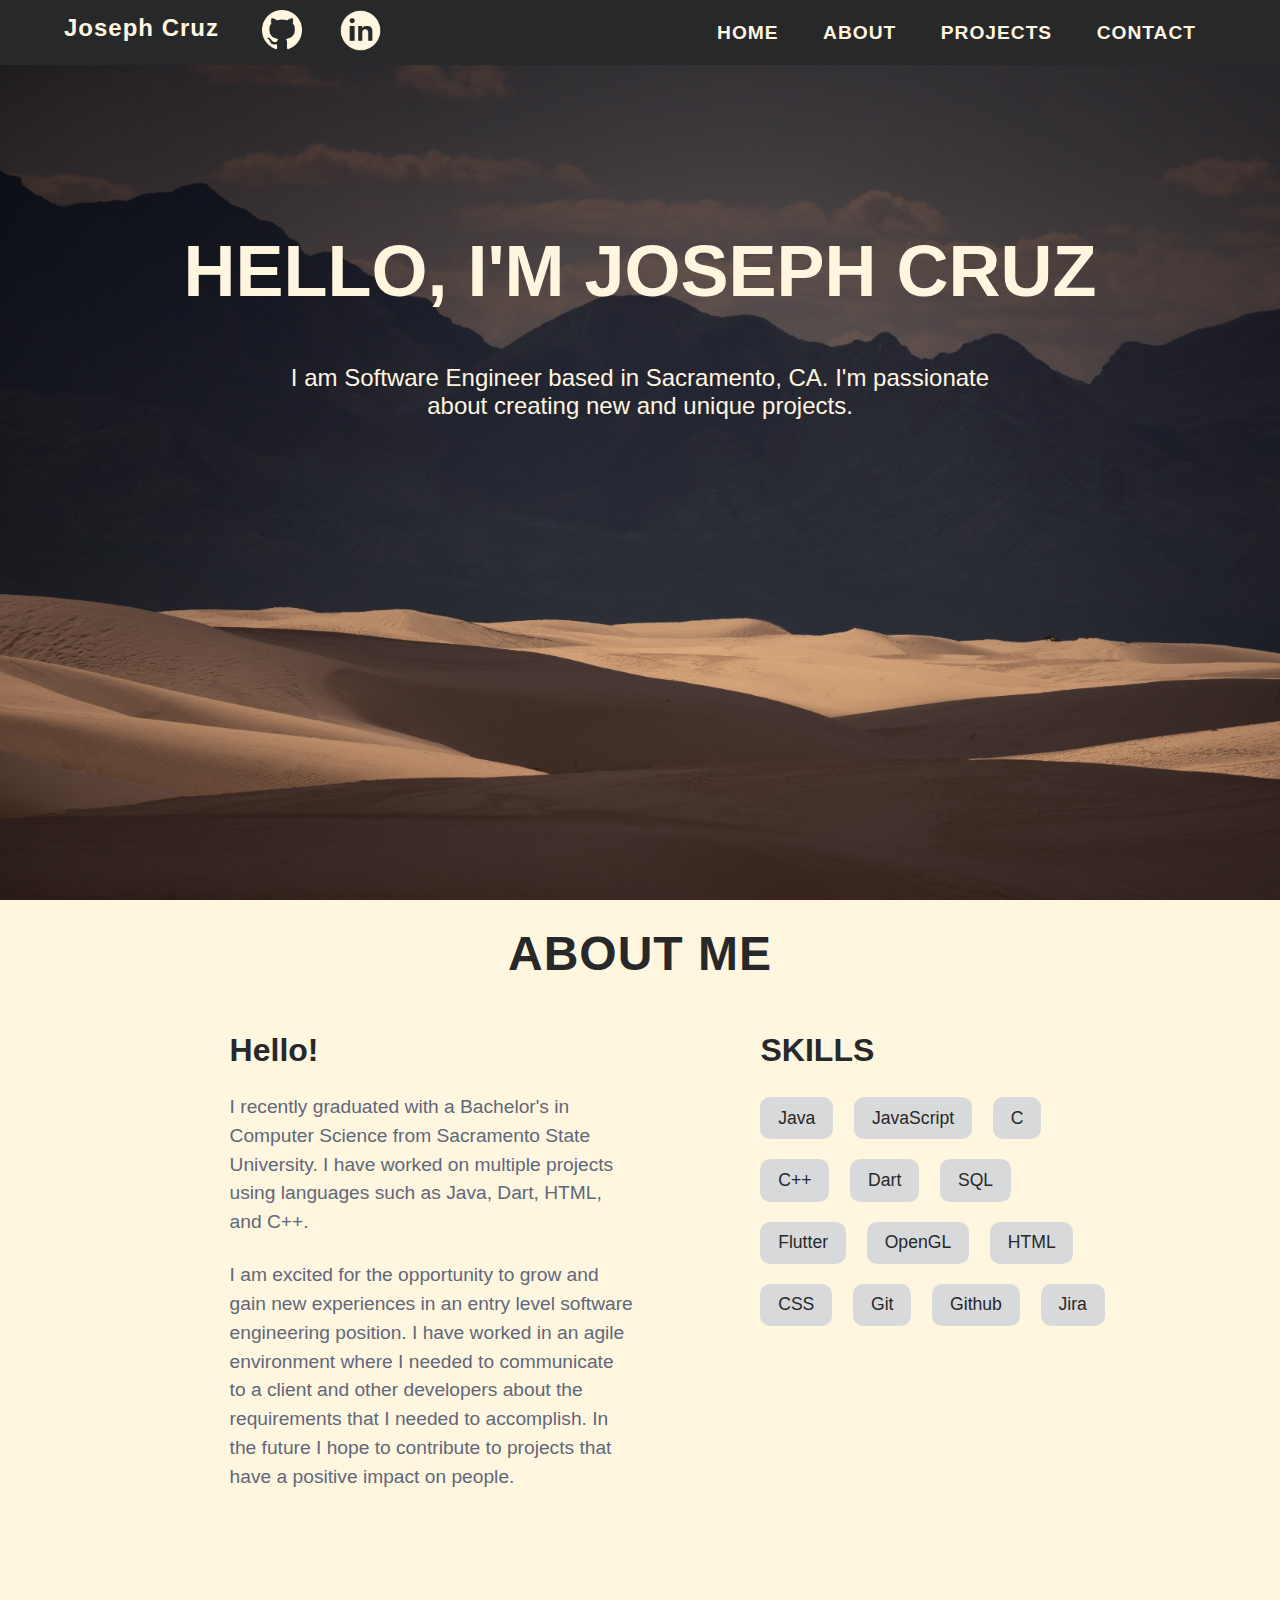
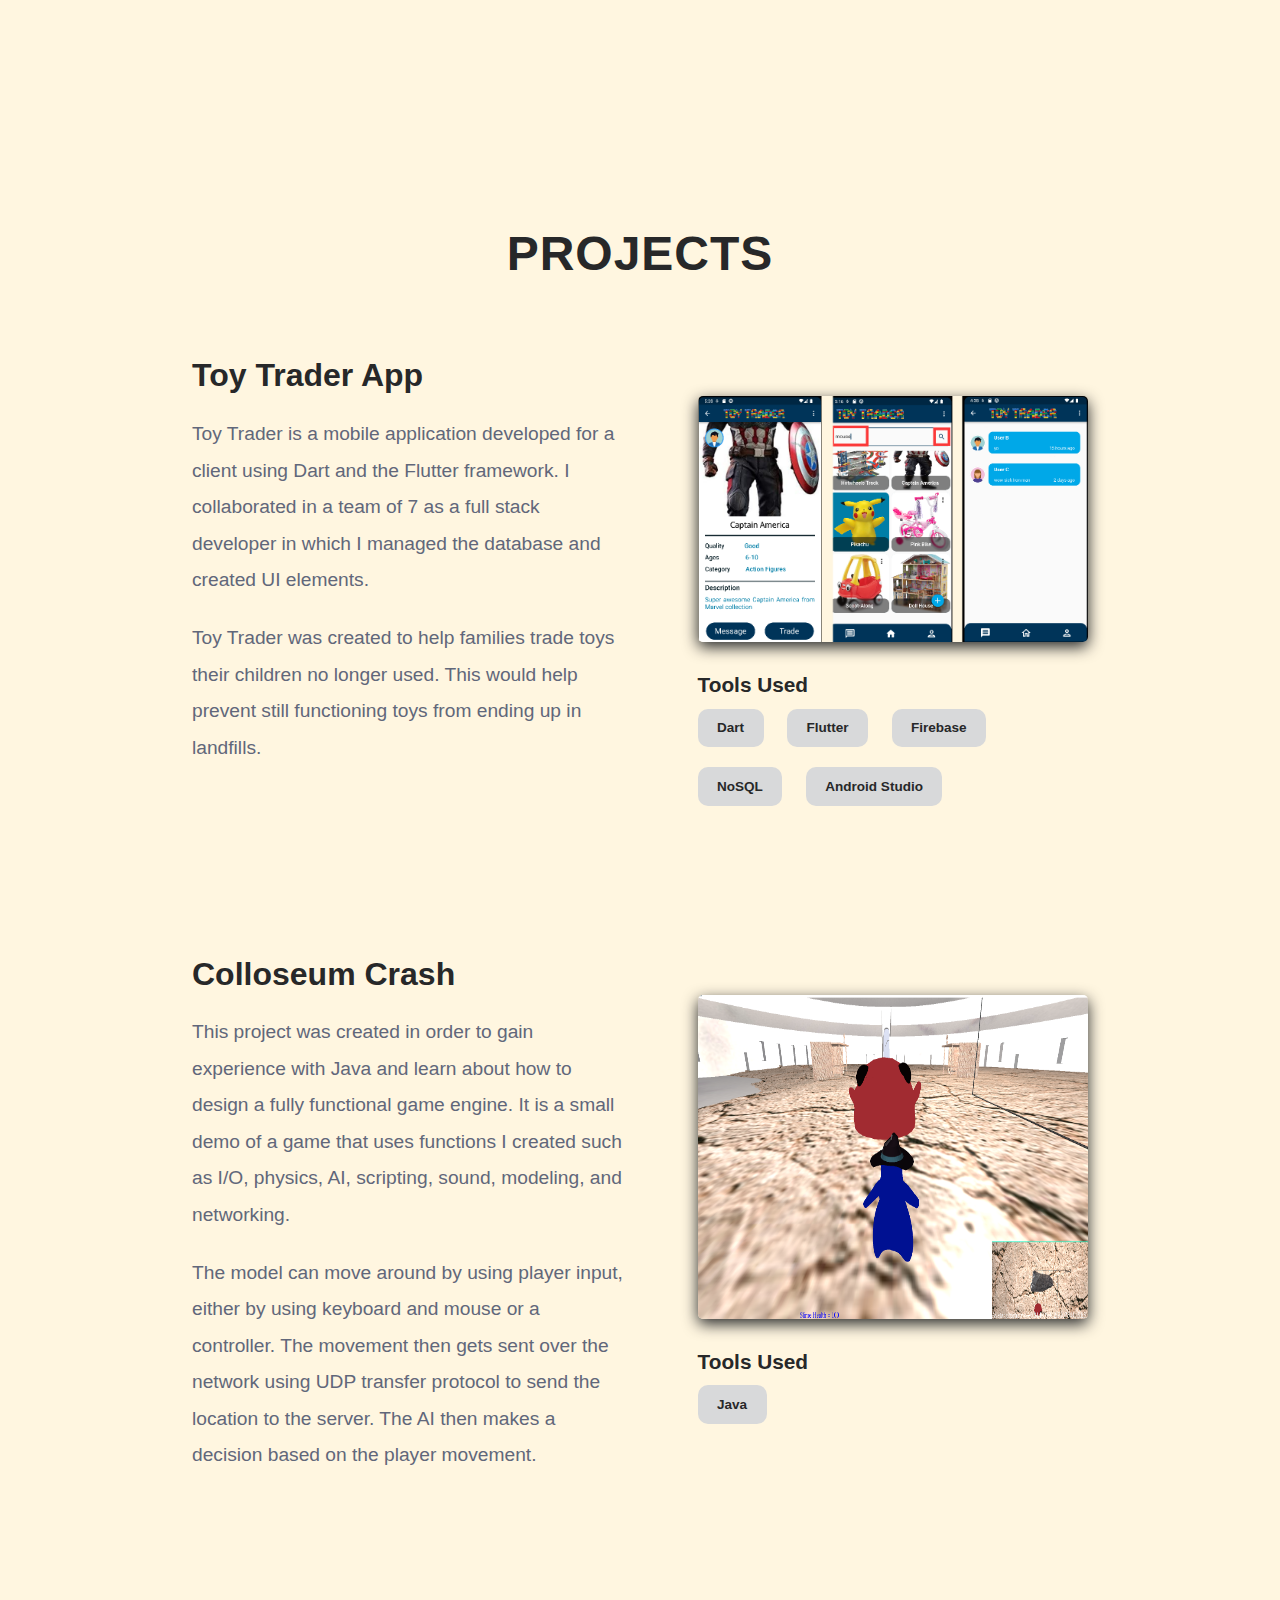
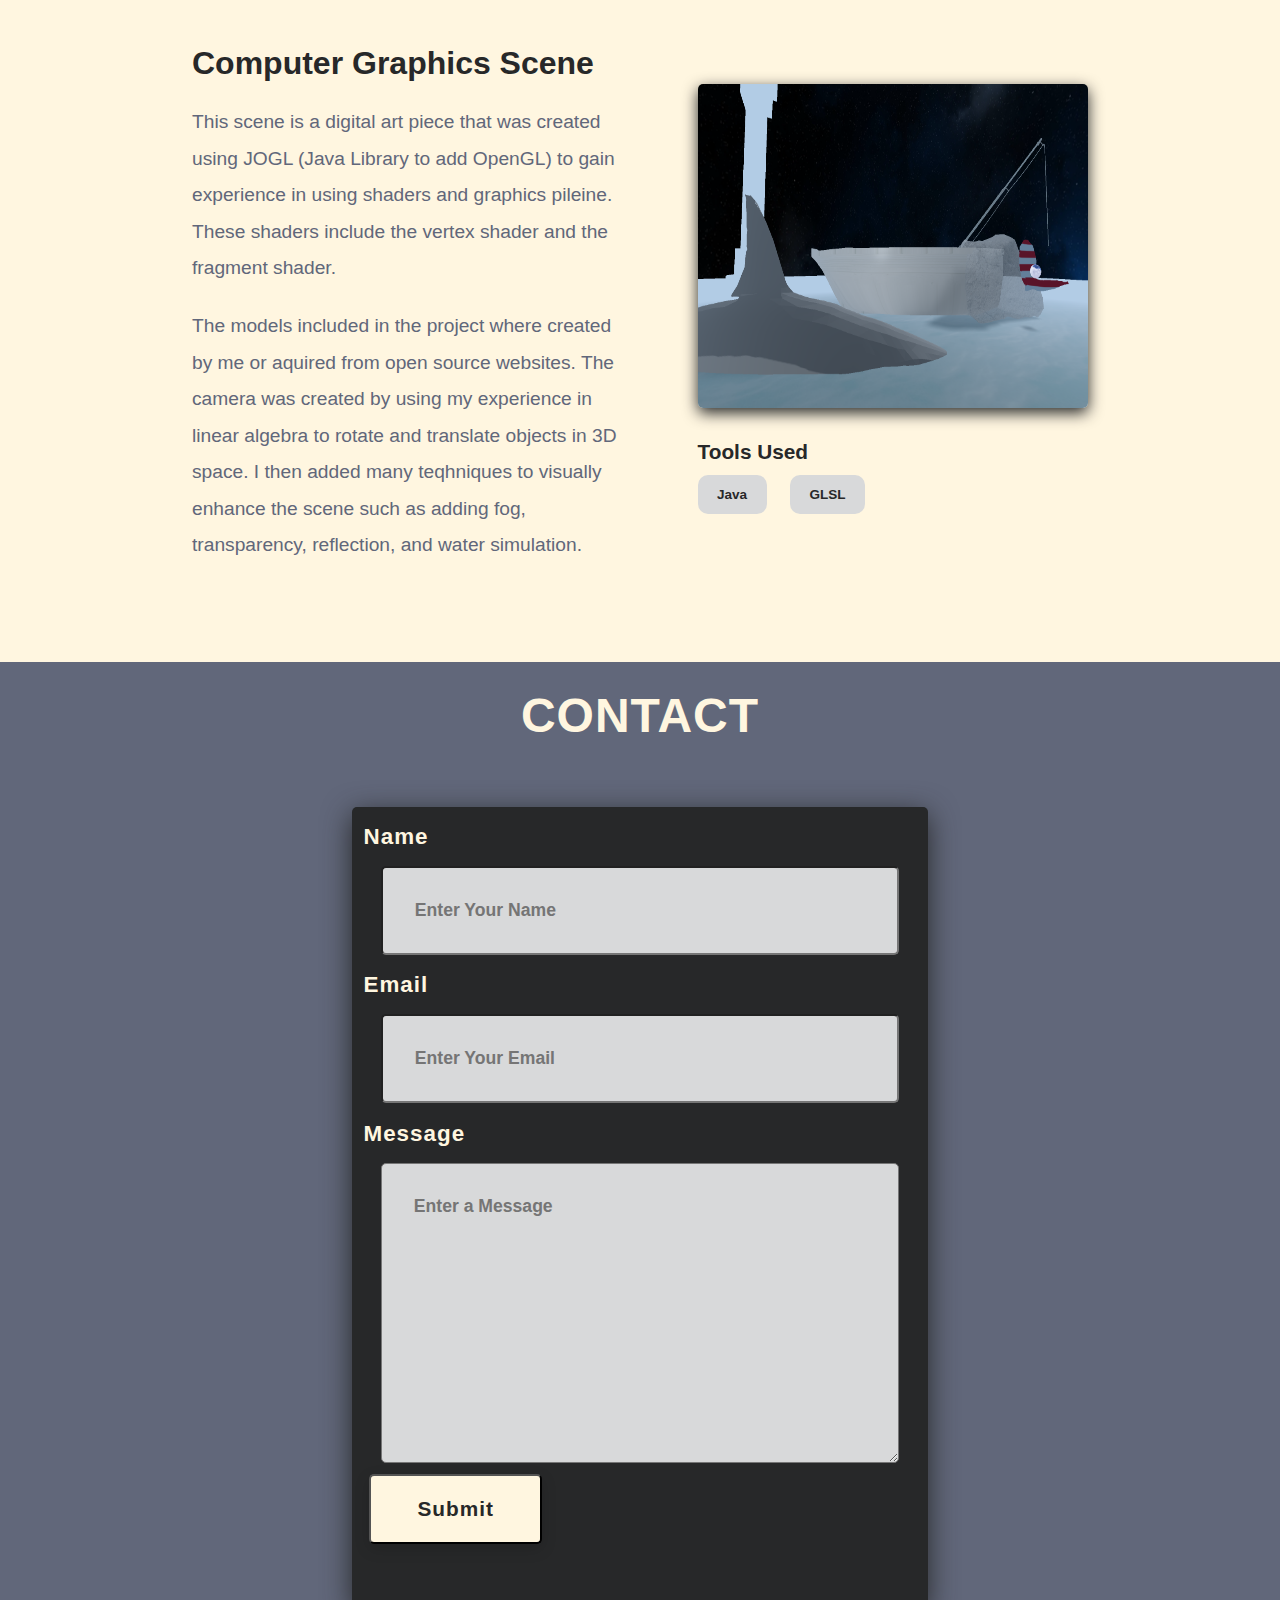
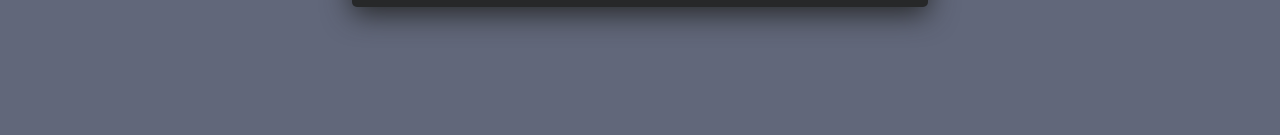
<file: index.html>
<!doctype html>
<html lang="en-US">
  <head>
    <meta charset="utf-8" />
    <meta http-equiv="X-UA-Compatible" content=""IE=edhe">
    <meta name="viewport" content="width=device-width, initial-scale1.0">
    <title>Joseph Cruz</title>
    <link rel="stylesheet" href="style.css">
  </head>
  <body>
    <div id="header">
      <div class="container">
        <nav>
          <div class="logos">
            <p>Joseph Cruz</p>
            <a href="https://github.com/JosephCSC"><img src="images/github-icon.png" class="logo"></a>
            <a href="https://www.linkedin.com/in/joseph-cruzcsc"><img src="images/linked-icon.png" class="linkLogo"></a>
          </div>
          <ul>
            <li><a href="#home">HOME</a></li>
            <li><a href="#about">ABOUT</a></li>
            <li><a href="#projects">PROJECTS</a></li>
            <li><a href="#contact">CONTACT</a></li>
          </ul>
        </nav>
      </div>

    </div>

    <section class="home" id="home">
      <div class="header-text">
        <p class="home-header">HELLO, I'M JOSEPH CRUZ</p>
        <p class="home-description"> I am Software Engineer based in Sacramento, CA. I'm passionate <br>about creating new and unique projects. </p>
      </div>
    </section>

    <a class="anchor" id="about"></a>
    <section class="about">
      <div class="header-about">
        <p> ABOUT ME</p>
      </div>
      <div class="about-Content">
        <div class="leftSide">
          <p> Hello! </p>
          <p class="desc">I recently graduated with a Bachelor's in Computer Science from Sacramento State University. I have worked on multiple projects using
          languages such as Java, Dart, HTML, and C++. 
        </p>
        <p class="desc">
          I am excited for the opportunity to grow and gain new experiences in an entry level software engineering position. I have worked in an agile environment
          where I needed to communicate to a client and other developers about the requirements that I needed to accomplish. In the future I hope
          to contribute to projects that have a positive impact on people.
        </p>
        </div>
        <div class="rightSide">
          <p> SKILLS</p>
          <div class="list">
            <div class="skill">Java</div>
            <div class="skill">JavaScript</div>
            <div class="skill">C</div>
            <div class="skill">C++</div>
            <div class="skill">Dart</div>
            <div class="skill">SQL</div>
            <div class="skill">Flutter</div>
            <div class="skill">OpenGL</div>
            <div class="skill">HTML</div>
            <div class="skill">CSS</div>
            <div class="skill">Git</div>
            <div class="skill">Github</div>
            <div class="skill">Jira</div>
          </div>
          </p>
        </div>
      </div>
    </section>

    <a class="anchor" id="projects"></a>
    <section class="projects">
      <div class="header-projects">
        <p>PROJECTS</p>
      </div>
      <div class="projects-container">
        <div class="project-container">
          <div class="projectL">
            <h1 class="project-title">Toy Trader App</h1>
          <div class="project-desc">
            <p> Toy Trader is a mobile application developed for a client using Dart and the Flutter
                framework. I collaborated in a team of 7 as a full stack developer in which I  
                managed the database and created UI elements.
            </p>
            <p>
                Toy Trader was created to help families trade toys their children no longer used. This would help prevent 
                still functioning toys from ending up in landfills.
                
            </p>
          </div>
          </div>
          <div class="projectR">
            <div class="project-image">
              <img src="images/toytrader-image.png" class="pimage">
            </div>
            <div class="project-tools">
              <p>Tools Used</p>
              <div class="project-list">
                <div class="skill-project">Dart</div>
                <div class="skill-project">Flutter</div>
                <div class="skill-project">Firebase</div>
                <div class="skill-project">NoSQL</div>
                <div class="skill-project">Android Studio</div>
              </div>
              </p>
            </div>
          </div>
        </div>

        <div class="project-container">
          <div class="projectL">
            <h1 class="project-title">Colloseum Crash</h1>
          <div class="project-desc">
            <p> This project was created in order to gain experience with Java and learn about how to design a fully functional game engine. It 
                is a small demo of a game that uses functions I created such as I/O, physics, AI, scripting, sound, modeling, and networking.<br>

            </p>
            <p>
              The model can move around by using player input, either by using keyboard and mouse or a controller.
               The movement then gets sent over the network using UDP transfer protocol to send the location to the server. The AI then makes a
                decision based on the player movement.
            </p>
          </div>
          </div>
          <div class="projectR">
            <div class="project-image">
              <img src="images/cc-image.png" class="pimage">
            </div>
            <div class="project-tools">
              <p>Tools Used</p>
              <div class="project-list">
                <div class="skill-project">Java</div>
              </p>
            </div>
          </div>
        </div>
        </div>

        <div class="project-container">
          <div class="projectL">
            <h1 class="project-title">Computer Graphics Scene</h1>
          <div class="project-desc">
            <p>This scene is a digital art piece that was created using JOGL (Java Library to add OpenGL) to 
              gain experience in using shaders and graphics pileine. These shaders include the vertex shader
              and the fragment shader.
            </p>
            <p>The models included in the project where created by me or aquired from open source websites.
              The camera was created by using my experience in linear algebra to rotate and translate objects 
              in 3D space. I then added many teqhniques to visually enhance the scene such as adding fog,
              transparency, reflection, and water simulation.
            </p>
          </div>
          </div>
          <div class="projectR">
            <div class="project-image">
              <img src="images/cg-image.png" class="pimage">
            </div>
            <div class="project-tools">
              <p>Tools Used</p>
              <div class="project-list">
                <div class="skill-project">Java</div>
                <div class="skill-project">GLSL</div>
              </div>
              </p>
            </div>
          </div>
        </div>
        

      </div>
    </section>

    <a class="anchor" id="contact"></a>
    <section class="contact">
      <div class="header-contact">
        <p>CONTACT</p>
      </div>
      <div class="contactB">
        <form class="contact-form" name="submit-to-google-sheet">
          <div class="contact-name">
            <label class="formLabel" for="name">Name</label>
            <input type="text" name="Name" placeholder="Enter Your Name" required class="formInput">
          </div>
          <div class="contact-email">
            <label class="formLabel" for="name">Email</label>
            <input type="text" name="Email" placeholder="Enter Your Email" required class="formInput">
          </div>
          <div class="contact-Message">
            <label class="formLabel" for="name">Message</label>
            <textarea name="Message" placeholder="Enter a Message" required class="formMessage"
            rows="10"></textarea>
          </div>
          <button type="submit" class="btn btn--theme contact__btn">
            Submit
          </button>
        </form>
        <span id="msg"></span>
      </div>
    </section>

    <script>
      const scriptURL = 'https://script.google.com/macros/s/AKfycbxHJMuCGnI0QRk-XGXESC_-1YW0lr_2g9HB-s_LLaQ5jZyQR6BhbRIcGw2U5l293smz/exec'
      const form = document.forms['submit-to-google-sheet']

      const msg = document.getElementById("msg")
    
      form.addEventListener('submit', e => {
        e.preventDefault()
        fetch(scriptURL, { method: 'POST', body: new FormData(form)})
          .then(response => {
            msg.innerHTML = "Message has been Sent."
            setTimeout(function(){
              msg.innerHTML = ""
            },5000)
            form.reset()
          })
          .catch(error => console.error('Error!', error.message))
      })
    </script>
  </body>
</html>
</file>
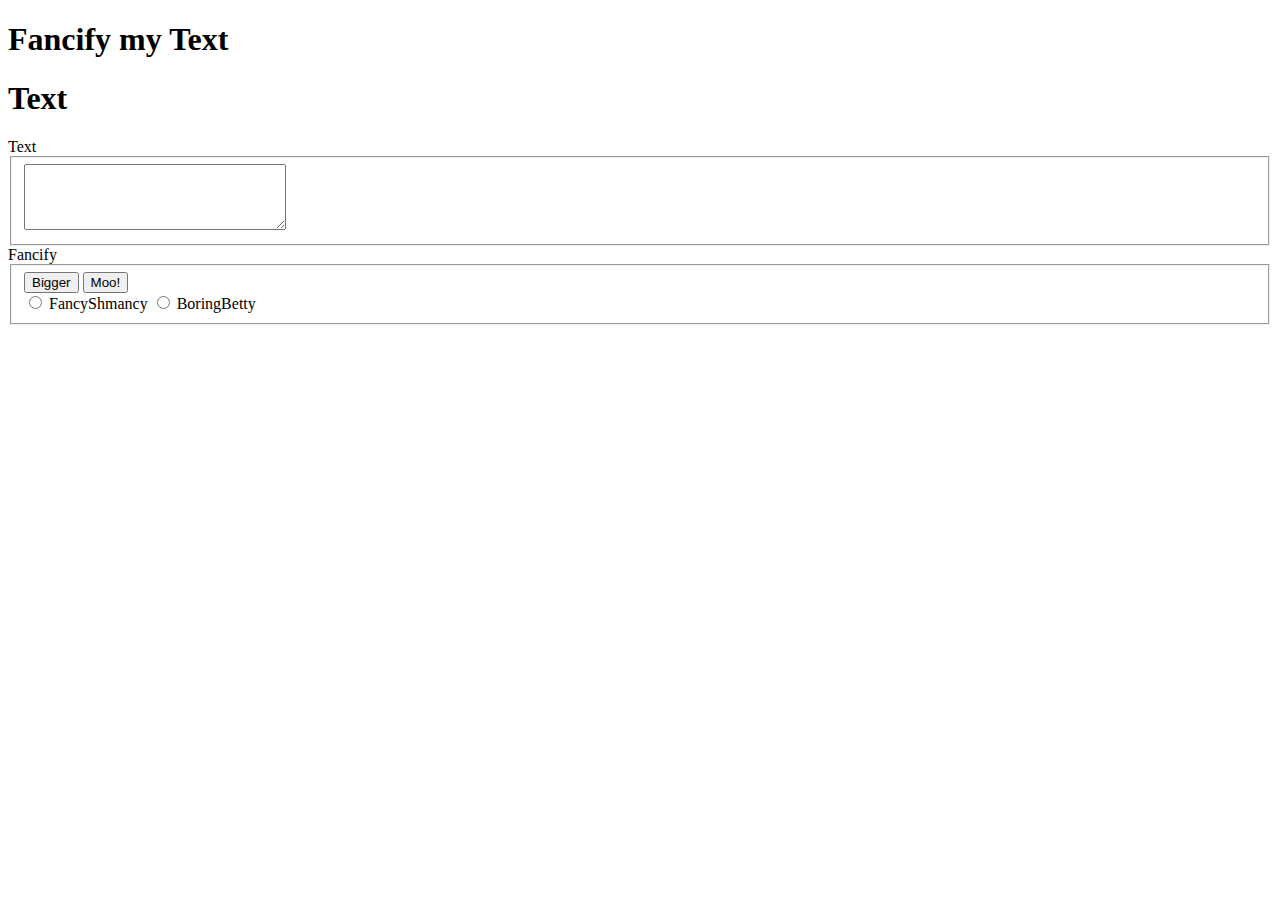
<file: fancifymytext.html>
<!DOCTYPE html>
<html>
	<head>
		<title>Fancify Shamcify</title>
		
	</head>

	<body>
		<h1>Fancify my Text</h1>
		

		<!-- Your UI controls go here -->
		<h1>Text</h1>
		<label for="text">Text</label>
		<fieldset name="text">
			<textarea id = "inputText-1" rows="4" cols="30"></textarea>
		</fieldset>

		<label for="btn">Fancify</label>
		<fieldset name="fancifyControls-1">
			<button name="btn1" onclick="makeBigger()">Bigger</button>
			<button name="btn2" onclick="makeMoo()">Moo!</button>
			<form>
				<input type="radio" id ="fancySet" name="setting" value="fancyShmancy" onchange="makeFancy()">
				<label for="fancySet">FancyShmancy</label>
				<input type="radio" id ="boringSet" name="setting" value="boringBetty" onchange="resetText()">
				<label for="boringSet">BoringBetty</label>
			</form>
		</fieldset>



		<!-- link to your script file here -->
		<script src ="fancifymytext.js"></script>
		
	</body>
</html>
</file>
<file: style.css>
:root {
    --pop:      #FFF6E0;
    --tertiaryC:  #D8D9DA;
    --secondaryC: #61677A;
    --primary:       #272829;
}
*{
    margin: 0;
    padding: 0;
    font-family: 'Helvetica', sans-serif;
    box-sizing: border-box;
}


body{
    background: var(--primary);
    color:      var(--pop);
}

#header{
    width: 100%;
    height: 80px;
    background-position: center;
    position: fixed;
}

.container{
    padding: 4px 5%;
    background-color: var(--primary);
}
nav{
    display: flex;
    align-items: center;
    justify-content: space-between;
    flex-wrap: wrap;
}
.logos{
    display: flex;
    flex-direction: row;
    gap: 10%;
}
.logos p{
    padding-top: 10px;
    display: inline-block;
    list-style: none;
    font-weight: 700;
    letter-spacing: 1px;
    font-size: 1.5rem;
    width: 230px;

}

.logo{
    height: 40px;
    width: 40px;
    position: relative;
    top: 6px;
}
.logo:hover{
    opacity: 75%;
}

.linkLogo{
    height: 53px;
    width: 53px;
    position: relative;
}
.linkLogo:hover{
    opacity: 75%;
}

nav ul li{
    display: inline-block;
    list-style: none;
    margin: 10px 20px;
    font-weight: 700;
    letter-spacing: 1px;
}
nav ul li a{
    text-decoration: none;
    color: var(--pop);
    font-size: 1.2rem;
    transition: color .3s;
}
nav ul li a:hover{
    color: var(--tertiaryC);
}

.home{
    height: 100vh;
    width: 100%;
    background-image: url(images/headerBG.jpg);
    background-clip: content-box;
    background-size: cover;
}

.header-text .home-header{
    padding-top: 18%;
    text-align: center;
    font-size: 450%;
    font-family: Arial, Helvetica, sans-serif;
    font-weight: 600;
}
.header-text .home-description{
    padding-top: 4%;
    text-align: center;
    font-size: 150%;
    font-family: 'Gill Sans', 'Gill Sans MT', Calibri, 'Trebuchet MS', sans-serif;
    font-weight: 100;
    color: var(--pop);
}
a.anchor {
    display: block;
    position: relative;
    top: -55px;
    visibility: hidden;
    width: 100%;
}
.about{
    height: 100vh;
    width: 100%;
    background-color: var(--pop);
    offset-anchor: -100;
}

.about .header-about{
    padding-top: 2%;
    font-size: 300%;
    font-family: Arial, Helvetica, sans-serif;
    font-weight: 600;
    text-align: center;
    letter-spacing: 1px;
    color: var(--primary);
}
.about-Content{
    padding-top: 4%;
    padding-left: 13%;
    padding-right: 8%;
    display: flex;
    font-size: 200%;
    font-family: Arial, Helvetica, sans-serif;
    font-weight: 600;
    text-align: left;
    color: var(--primary);
    height: 70%;
    justify-content: space-around;

}

.leftSide{
    height: 90%;
    width: 40%;
    display: flex;
    flex-direction: column;
}

.about-Content .desc{
    display: flex;
    padding-top: 6%;
    font-size: 60%;
    font-weight: 250;
    text-align: left;
    line-height: 150%;
    color: var(--secondaryC);

}


.rightSide{
    height: 90%;
    width: 35%;
    display: flex;
    flex-direction: column;
}

.list{
    padding-top: 8%;
    font-size: 55%;
    font-weight: 250;
    display: flex;
    flex-wrap: wrap;
    gap: 6%;
    row-gap: 20px;

}

.skill{
    padding: 3% 5%;
    border-radius: 10px;
    background-color: var(--tertiaryC);
    color: var(--primary);
}


.projects{
    display: flex;
    width: 100%;
    justify-content: center;
    flex-direction: column;
    background-color: var(--pop);
}

.header-projects{
    padding-top: 2%;
    font-size: 300%;
    font-family: Arial, Helvetica, sans-serif;
    font-weight: 600;
    text-align: center;
    letter-spacing: 1px;
    color: var(--primary);
}

.contact{
    display: flex;
    flex-direction: column;
    background-color: var(--secondaryC);
    align-items: center;

}

.header-contact{
    padding-top: 2%;
    font-size: 300%;
    font-family: Arial, Helvetica, sans-serif;
    font-weight: 600;
    letter-spacing: 1px;
    color: var(--pop);
    width: 30%;
    text-align: center;
}

.contactB{
    display: flex;
    flex-direction: column;
    margin-top: 5%;
    margin-bottom: 10%;
    background-color: var(--primary);
    height: 800px;
    width: 45%;
    border-radius: 5px;
    align-items: flex-start;
    box-shadow: var(--primary) 0 7px 29px 0;
    font-family: Arial, Helvetica, sans-serif;
    align-items: stretch;
}

.formInput{
    display: flex;
    color: #333;
    padding: 2rem;
    margin-left: 5%;
    margin-right: 5%;
    font-size: 1.1rem;
    background: var(--tertiaryC);
    border-radius: 5px;
    font-weight: 600;
    width: 90%;

}

.formLabel{
    padding-top: 3%;
    padding-left: 2%;
    display: flex;
    color: var(--pop);
    font-size: 1.4rem;
    letter-spacing: 1px;
    font-weight: 700;
    margin-bottom: 1rem;
    text-align: left;
}

.formMessage{
    display: flex;
    height: 300px;
    color: #333;
    padding: 2rem;
    margin-left: 5%;
    margin-right: 5%;
    font-size: 1.1rem;
    background: var(--tertiaryC);
    border-radius: 5px;
    font-weight: 600;
    width: 90%;
}

.btn {
    margin-top: 2%;
    margin-left: 3%;
    letter-spacing: 1px;
    display: inline-block;
    font-weight: 700;
    border-radius: 5px;
    box-shadow: 0 5px 15px 0 rgba(0,0,0,.15);
}

.contact__btn {
    width: 30%;
    padding: 1.3rem;
    font-size: 1.3rem;
}
.btn--theme {
    background: var(--pop);
    color: var(--primary)
}

#msg{
    padding-left: 40%;
    color: var(--pop);
    display: flex;
    font-size: 1.1rem;
    position: relative;
    top: -65px;
}

.projects-container{
    padding-top: 6%;
    display: flex;
    flex-direction: column;
    align-items: center;
    row-gap: 150px;
    width: 100%;
    padding-bottom: 6%;
}

.project-container{
    width: 70%;
    display: flex;
    flex-direction: row;
    gap: 8%;
}

.project-title{
    font-family: Arial, Helvetica, sans-serif;
    font-weight: 600;
    color: var(--primary);
    font-size: 2rem;
    padding-bottom: 3%;
}

.project-desc{
    padding-top: 2%;
    font-size: 120%;
    font-weight: 250;
    text-align: left;
    line-height: 190%;
    color: var(--secondaryC);
}
.projectL{
    width: 50%;
}

.projectR{
    display: flex;
    flex-direction: column;
    width: 45%;
    font-family: Arial, Helvetica, sans-serif;
    font-weight: 600;
    font-size: 130%;
    color: var(--primary);
}

.project-image{
    display: flex;
    height: 60%;
    width: 100%;
    margin-top: 10%;
}

.pimage{
    width: 100%;
    border-radius: 5px;
    box-shadow: 0 5px 15px 0 var(--primary);
}

.project-tools{
    margin-top: 8%;
}
.project-list{
    margin-top: 3%;
    font-weight: 250;
    display: flex;
    flex-wrap: wrap;
    gap: 6%;
    row-gap: 20px;
    color: var(--primary)
}
.skill-project{
    padding: 3% 5%;
    border-radius: 10px;
    background-color: var(--tertiaryC);
    color: var(--primary);
    font-size: 65%;
    font-weight: 600;
}

.project-desc p{
    margin-bottom: 5%;
}
</file>
